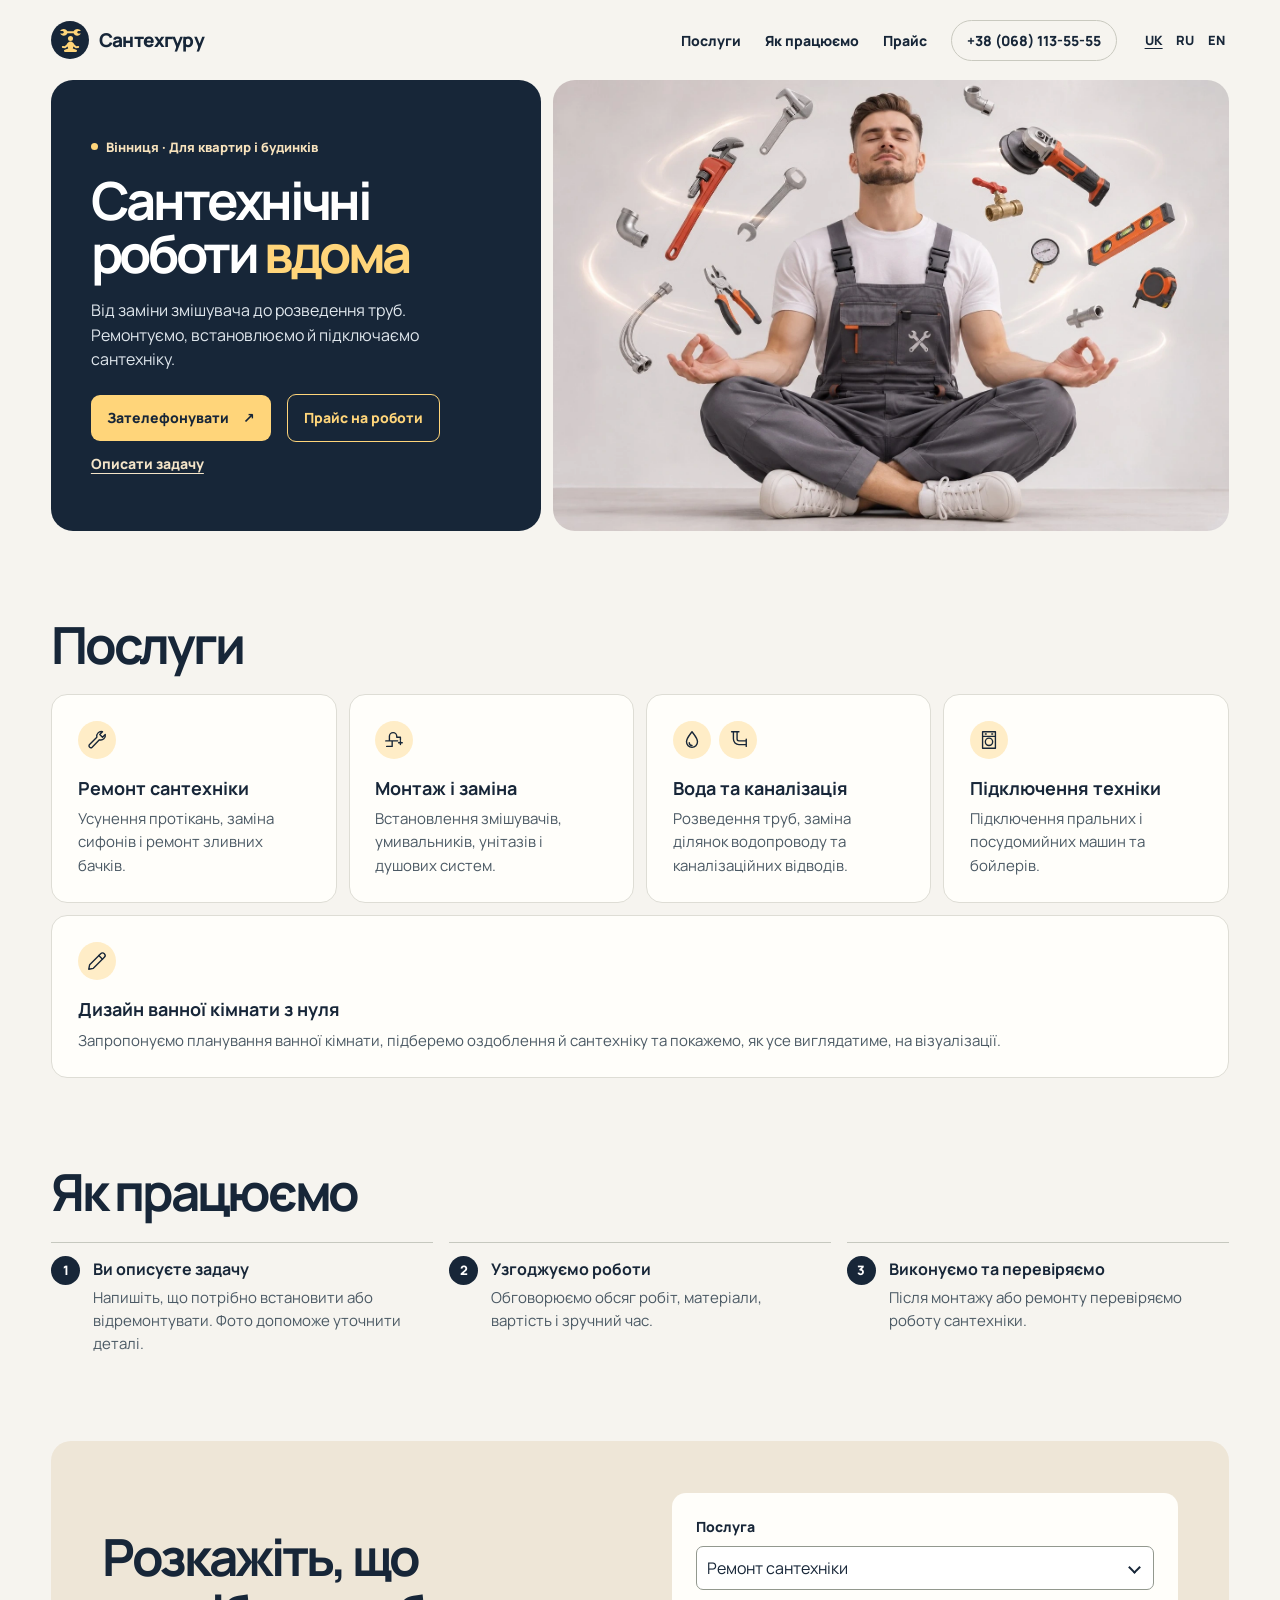
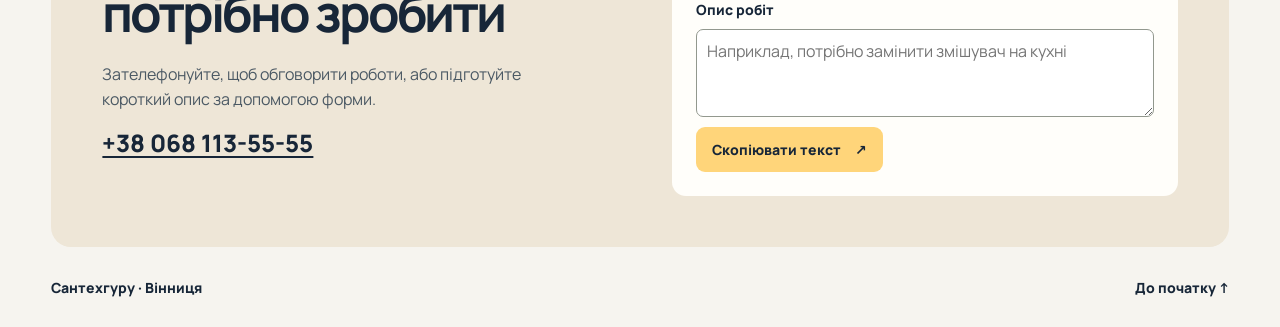
<file: index.html>
<!doctype html>
<html lang="uk">
<head>
<meta charset="utf-8">
<meta name="viewport" content="width=device-width, initial-scale=1">
<title>Сантехгуру — сантехнічні роботи</title>
<meta name="description" content="Сантехгуру — ремонт, монтаж і заміна сантехніки у Вінниці.">
<link rel="stylesheet" href="style.css">
<script src="app.js" defer></script>
</head>
<body>
<header class="wrap nav">
<a class="brand" href="#" aria-label="Сантехгуру, на початок"><span class="mark" aria-hidden="true"><svg width="27" height="27" viewBox="0 0 28 28" fill="currentColor" focusable="false"><path d="M7 2c1.8 0 3.2 1 3.8 2.5h6.4C17.8 3 19.2 2 21 2c1.7 0 3.1.9 3.8 2.2h-3l-1 1.3 1 1.3h3C24.1 8.1 22.7 9 21 9c-1.8 0-3.2-1-3.8-2.5h-6.4C10.2 8 8.8 9 7 9c-1.7 0-3.1-.9-3.8-2.2h3l1-1.3-1-1.3h-3C3.9 2.9 5.3 2 7 2Z"/><circle cx="14" cy="12" r="2.6"/><path d="M14 15c2 0 3 1.4 4 3.2l2 1.7 1.9-.2a1 1 0 1 1 .2 2l-2.7.3-2.4-1.7-.6 1.9 3.5 1.5c1.5.6 1 2.3-.5 2.3H8.6c-1.5 0-2-1.7-.5-2.3l3.5-1.5-.6-1.9L8.6 22l-2.7-.3a1 1 0 1 1 .2-2l1.9.2 2-1.7c1-1.8 2-3.2 4-3.2Z"/></svg></span> Сантехгуру</a>
<nav aria-label="Навігація"><a href="#services">Послуги</a><a href="#process">Як працюємо</a><a href="price.html">Прайс</a><a class="nav-button" href="tel:+380681135555">+38 (068) 113-55-55</a><span class="language-links" role="group" aria-label="Мова"><a href="index.html" hreflang="uk" lang="uk" aria-label="Українська" aria-current="page">UK</a><a href="ru/index.html" hreflang="ru" lang="ru" aria-label="Русский">RU</a><a href="en/index.html" hreflang="en" lang="en" aria-label="English">EN</a></span></nav>
</header>
<main class="wrap">
<section class="hero">
<div class="hero-copy">
<p class="eyebrow"><span aria-hidden="true"></span> Вінниця · Для квартир і будинків</p>
<h1>Сантехнічні роботи <em>вдома</em></h1>
<p class="intro">Від заміни змішувача до розведення труб. Ремонтуємо, встановлюємо й підключаємо сантехніку.</p>
<div class="actions"><a class="button" href="tel:+380681135555">Зателефонувати <span aria-hidden="true">↗</span></a><a class="button price-link" href="price.html">Прайс на роботи</a><a class="draft-link" href="#request">Описати задачу</a></div>
</div>
<div class="hero-image"><img src="hero-background-fixed.webp" width="1536" height="1024" alt="Майстер медитує в оточенні сантехнічних інструментів"><img class="floating-tool" src="hero-object-1.webp" alt="" width="145" height="170" style="left:30.013021%;top:0.976562%;width:9.440104%;--float-duration:5.0s;--float-delay:-0.00s"><img class="floating-tool" src="hero-object-2-fixed.webp" alt="" width="219" height="327" style="left:15.364583%;top:10.644531%;width:14.257812%;--float-duration:5.55s;--float-delay:-0.73s"><img class="floating-tool" src="hero-object-3-restored.webp" alt="" width="183" height="192" style="left:26.497396%;top:18.164062%;width:11.914062%;--float-duration:6.1s;--float-delay:-1.46s"><img class="floating-tool" src="hero-object-4.webp" alt="" width="97" height="109" style="left:8.528646%;top:27.539062%;width:6.315104%;--float-duration:6.65s;--float-delay:-2.19s"><img class="floating-tool" src="hero-object-5.webp" alt="" width="87" height="87" style="left:60.221354%;top:0.292969%;width:5.664062%;--float-duration:5.0s;--float-delay:-2.92s"><img class="floating-tool" src="hero-object-6.webp" alt="" width="279" height="208" style="left:65.234375%;top:8.789062%;width:18.164062%;--float-duration:5.55s;--float-delay:-3.65s"><img class="floating-tool" src="hero-object-7.webp" alt="" width="141" height="123" style="left:61.263021%;top:20.605469%;width:9.179688%;--float-duration:6.1s;--float-delay:-4.38s"><img class="floating-tool" src="hero-object-8.webp" alt="" width="90" height="119" style="left:69.791667%;top:34.375000%;width:5.859375%;--float-duration:6.65s;--float-delay:-0.11s"><img class="floating-tool" src="hero-object-9.webp" alt="" width="219" height="167" style="left:78.320312%;top:26.269531%;width:14.257812%;--float-duration:5.0s;--float-delay:-0.84s"><img class="floating-tool" src="hero-object-10.webp" alt="" width="122" height="116" style="left:85.026042%;top:40.625000%;width:7.942708%;--float-duration:5.55s;--float-delay:-1.57s"><img class="floating-tool" src="hero-object-11.webp" alt="" width="113" height="74" style="left:75.195312%;top:48.437500%;width:7.356771%;--float-duration:6.1s;--float-delay:-2.30s"><img class="floating-tool" src="hero-object-12.webp" alt="" width="151" height="180" style="left:21.679688%;top:40.039062%;width:9.830729%;--float-duration:6.65s;--float-delay:-3.03s"><img class="floating-tool" src="hero-object-13.webp" alt="" width="135" height="228" style="left:9.375000%;top:44.042969%;width:8.789062%;--float-duration:5.0s;--float-delay:-3.76s"></div>
</section>
<section id="services" class="services">
<h2>Послуги</h2>
<div class="cards">
<article><span aria-hidden="true"><svg width="22" height="22" viewBox="0 0 24 24" fill="none" stroke="currentColor" stroke-width="1.5" stroke-linecap="round" stroke-linejoin="round"><path d="M21 6a5 5 0 0 1-6.4 5.8l-7.9 8a2 2 0 0 1-2.8-2.9l7.9-7.9A5 5 0 0 1 18 3l-3 3 3 3z"/></svg></span><h3>Ремонт сантехніки</h3><p>Усунення протікань, заміна сифонів і ремонт зливних бачків.</p></article>
<article><span aria-hidden="true"><svg width="22" height="22" viewBox="0 0 24 24" fill="none" stroke="currentColor" stroke-width="1.5" stroke-linecap="round" stroke-linejoin="round"><path d="M3 13h13m-9 0V8a4 4 0 0 1 8 0v1h4v3m-9 1v6H4m13-4h4m-2-2v4"/></svg></span><h3>Монтаж і заміна</h3><p>Встановлення змішувачів, умивальників, унітазів і душових систем.</p></article>
<article><div class="service-icons" aria-hidden="true"><span aria-hidden="true"><svg width="22" height="22" viewBox="0 0 24 24" fill="none" stroke="currentColor" stroke-width="1.5" stroke-linecap="round" stroke-linejoin="round"><path d="M12 3c-3 4-6 7.1-6 11a6 6 0 0 0 12 0c0-3.9-3-7-6-11zM9 15a3 3 0 0 0 3 3"/></svg></span><span><svg width="22" height="22" viewBox="0 0 24 24" fill="none" stroke="currentColor" stroke-width="1.5" stroke-linecap="round" stroke-linejoin="round"><path d="M7 3v8a6 6 0 0 0 6 6h8m-10-14v8a2 2 0 0 0 2 2h8M5 3h8m8 8v8"/></svg></span></div><h3>Вода та каналізація</h3><p>Розведення труб, заміна ділянок водопроводу та каналізаційних відводів.</p></article>
<article><span aria-hidden="true"><svg width="22" height="22" viewBox="0 0 24 24" fill="none" stroke="currentColor" stroke-width="1.5" stroke-linecap="round" stroke-linejoin="round"><path d="M5 3h14v18H5zM5 8h14M8 5.5h1m6 0h1M16 14a4 4 0 1 1-8 0 4 4 0 0 1 8 0z"/></svg></span><h3>Підключення техніки</h3><p>Підключення пральних і посудомийних машин та бойлерів.</p></article>
<article class="design-service"><span aria-hidden="true"><svg width="22" height="22" viewBox="0 0 24 24" fill="none" stroke="currentColor" stroke-width="1.5" stroke-linecap="round" stroke-linejoin="round"><path d="m4 16-1 5 5-1L20 8a2.8 2.8 0 0 0-4-4L4 16Z"/><path d="m14 6 4 4"/></svg></span><h3>Дизайн ванної кімнати з нуля</h3><p>Запропонуємо планування ванної кімнати, підберемо оздоблення й сантехніку та покажемо, як усе виглядатиме, на візуалізації.</p></article>
</div>
</section>
<section id="process" class="process">
<h2>Як працюємо</h2>
<ol>
<li><strong>Ви описуєте задачу</strong><p>Напишіть, що потрібно встановити або відремонтувати. Фото допоможе уточнити деталі.</p></li>
<li><strong>Узгоджуємо роботи</strong><p>Обговорюємо обсяг робіт, матеріали, вартість і зручний час.</p></li>
<li><strong>Виконуємо та перевіряємо</strong><p>Після монтажу або ремонту перевіряємо роботу сантехніки.</p></li>
</ol>
</section>
<section id="request" class="request">
<div><h2>Розкажіть, що потрібно зробити</h2><p>Зателефонуйте, щоб обговорити роботи, або підготуйте короткий опис за допомогою форми.</p><a class="contact" href="tel:+380681135555">+38 068 113-55-55</a></div>
<form id="draft">
<label for="service">Послуга</label>
<select id="service"><option>Ремонт сантехніки</option><option>Монтаж і заміна</option><option>Вода та каналізація</option><option>Підключення техніки</option><option>Дизайн ванної кімнати з нуля</option><option>Інше</option></select>
<label for="details">Опис робіт</label>
<textarea id="details" required rows="3" maxlength="1500" placeholder="Наприклад, потрібно замінити змішувач на кухні"></textarea>
<button class="button" type="submit">Скопіювати текст <span aria-hidden="true">↗</span></button>
<p id="status" role="status"></p>
<textarea id="manual" rows="4" readonly aria-label="Готовий текст звернення" hidden></textarea>
</form>
</section>
</main>
<footer class="wrap">Сантехгуру · Вінниця <a href="#">До початку ↑</a></footer>
</body>
</html>
</file>
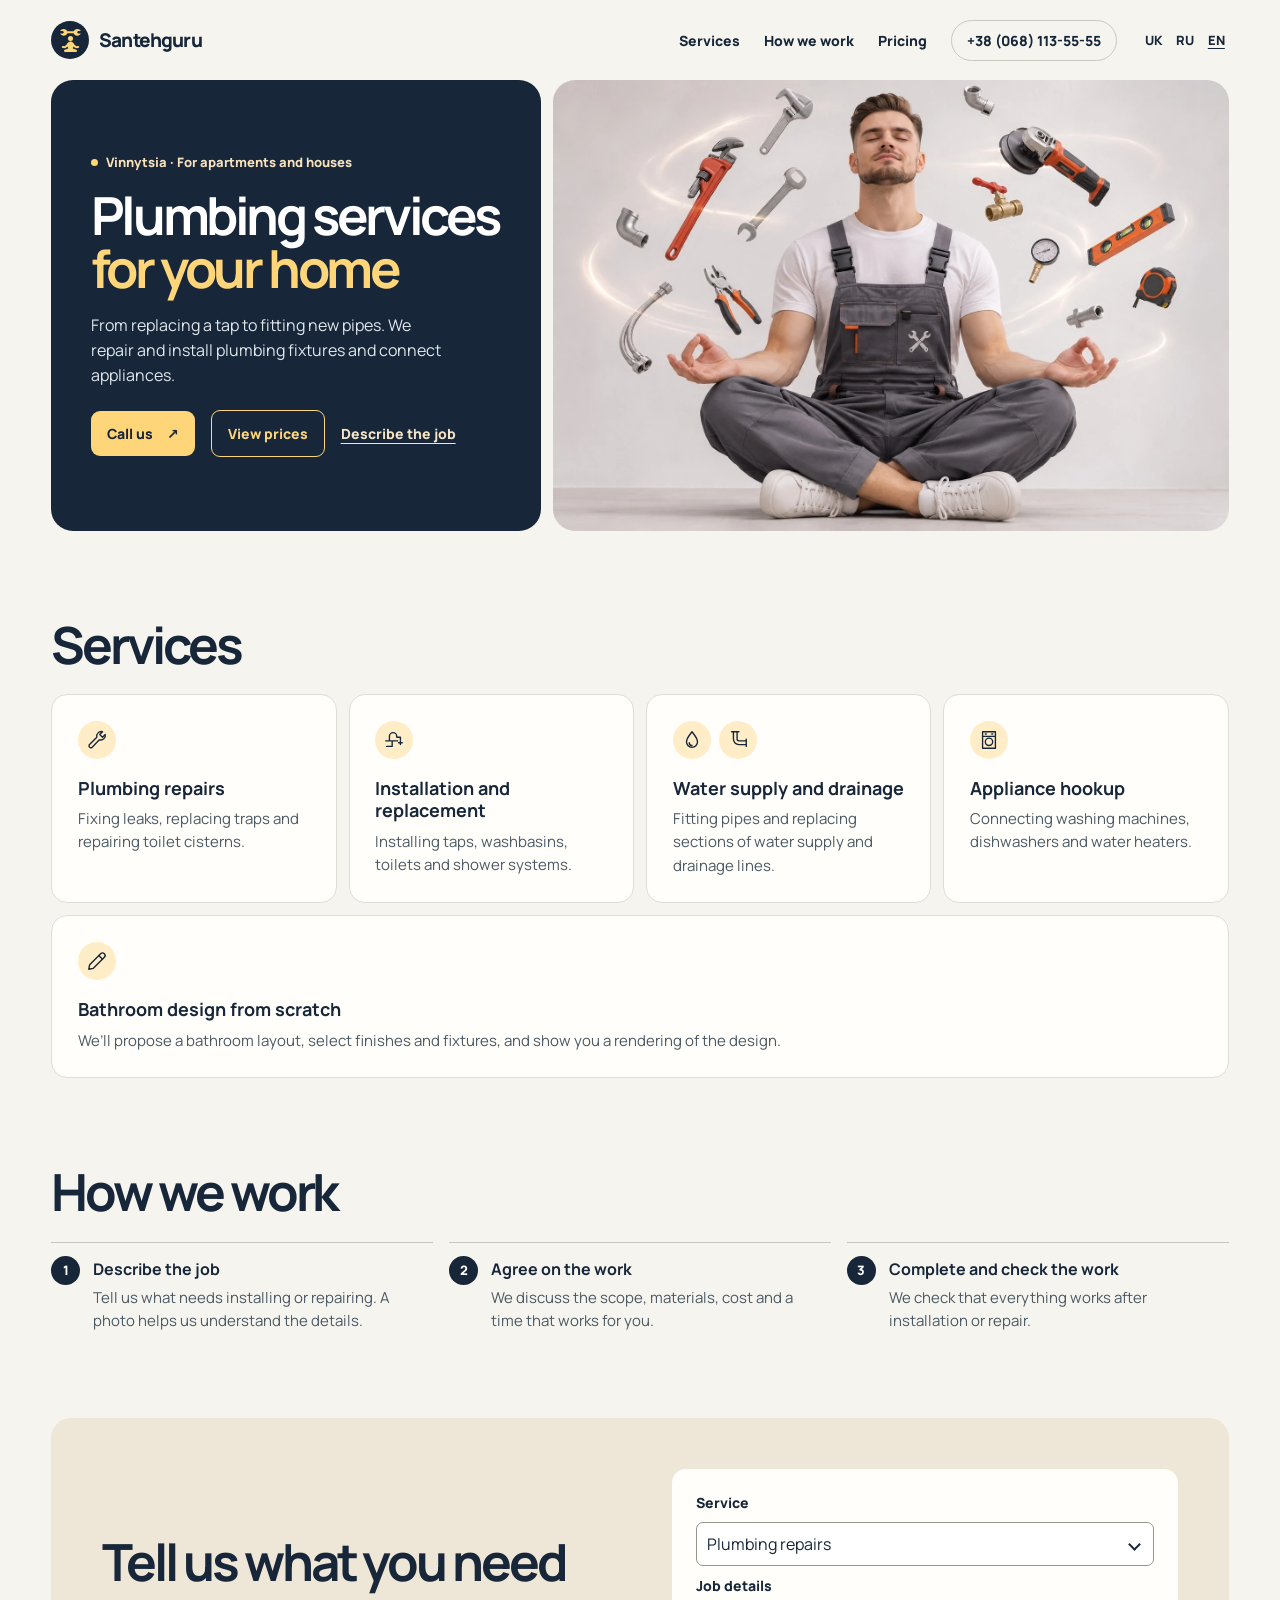
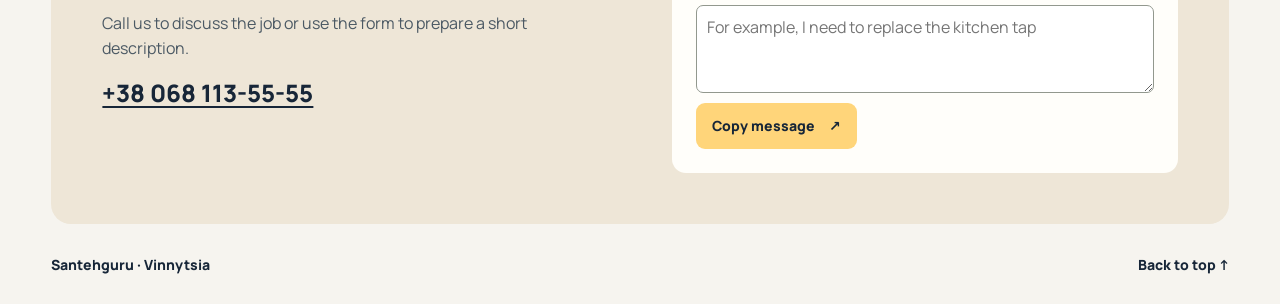
<file: en/index.html>
<!doctype html>
<html lang="en">
<head>
<meta charset="utf-8">
<meta name="viewport" content="width=device-width, initial-scale=1">
<title>Santehguru — Plumbing services</title>
<meta name="description" content="Santehguru — Plumbing repairs, installation and replacement in Vinnytsia.">
<link rel="stylesheet" href="../style.css">
<script src="../app.js" defer></script>
</head>
<body>
<header class="wrap nav">
<a class="brand" href="#" aria-label="Santehguru, back to top"><span class="mark" aria-hidden="true"><svg width="27" height="27" viewBox="0 0 28 28" fill="currentColor" focusable="false"><path d="M7 2c1.8 0 3.2 1 3.8 2.5h6.4C17.8 3 19.2 2 21 2c1.7 0 3.1.9 3.8 2.2h-3l-1 1.3 1 1.3h3C24.1 8.1 22.7 9 21 9c-1.8 0-3.2-1-3.8-2.5h-6.4C10.2 8 8.8 9 7 9c-1.7 0-3.1-.9-3.8-2.2h3l1-1.3-1-1.3h-3C3.9 2.9 5.3 2 7 2Z"/><circle cx="14" cy="12" r="2.6"/><path d="M14 15c2 0 3 1.4 4 3.2l2 1.7 1.9-.2a1 1 0 1 1 .2 2l-2.7.3-2.4-1.7-.6 1.9 3.5 1.5c1.5.6 1 2.3-.5 2.3H8.6c-1.5 0-2-1.7-.5-2.3l3.5-1.5-.6-1.9L8.6 22l-2.7-.3a1 1 0 1 1 .2-2l1.9.2 2-1.7c1-1.8 2-3.2 4-3.2Z"/></svg></span> Santehguru</a>
<nav aria-label="Navigation"><a href="#services">Services</a><a href="#process">How we work</a><a href="../en/price.html">Pricing</a><a class="nav-button" href="tel:+380681135555">+38 (068) 113-55-55</a><span class="language-links" role="group" aria-label="Language"><a href="../index.html" hreflang="uk" lang="uk" aria-label="Українська">UK</a><a href="../ru/index.html" hreflang="ru" lang="ru" aria-label="Русский">RU</a><a href="../en/index.html" hreflang="en" lang="en" aria-label="English" aria-current="page">EN</a></span></nav>
</header>
<main class="wrap">
<section class="hero">
<div class="hero-copy">
<p class="eyebrow"><span aria-hidden="true"></span> Vinnytsia · For apartments and houses</p>
<h1>Plumbing services <em>for your home</em></h1>
<p class="intro">From replacing a tap to fitting new pipes. We repair and install plumbing fixtures and connect appliances.</p>
<div class="actions"><a class="button" href="tel:+380681135555">Call us <span aria-hidden="true">↗</span></a><a class="button price-link" href="../en/price.html">View prices</a><a class="draft-link" href="#request">Describe the job</a></div>
</div>
<div class="hero-image"><img src="../hero-background-fixed.webp" width="1536" height="1024" alt="A plumber meditates surrounded by plumbing tools"><img class="floating-tool" src="../hero-object-1.webp" alt="" width="145" height="170" style="left:30.013021%;top:0.976562%;width:9.440104%;--float-duration:5.0s;--float-delay:-0.00s"><img class="floating-tool" src="../hero-object-2-fixed.webp" alt="" width="219" height="327" style="left:15.364583%;top:10.644531%;width:14.257812%;--float-duration:5.55s;--float-delay:-0.73s"><img class="floating-tool" src="../hero-object-3-restored.webp" alt="" width="183" height="192" style="left:26.497396%;top:18.164062%;width:11.914062%;--float-duration:6.1s;--float-delay:-1.46s"><img class="floating-tool" src="../hero-object-4.webp" alt="" width="97" height="109" style="left:8.528646%;top:27.539062%;width:6.315104%;--float-duration:6.65s;--float-delay:-2.19s"><img class="floating-tool" src="../hero-object-5.webp" alt="" width="87" height="87" style="left:60.221354%;top:0.292969%;width:5.664062%;--float-duration:5.0s;--float-delay:-2.92s"><img class="floating-tool" src="../hero-object-6.webp" alt="" width="279" height="208" style="left:65.234375%;top:8.789062%;width:18.164062%;--float-duration:5.55s;--float-delay:-3.65s"><img class="floating-tool" src="../hero-object-7.webp" alt="" width="141" height="123" style="left:61.263021%;top:20.605469%;width:9.179688%;--float-duration:6.1s;--float-delay:-4.38s"><img class="floating-tool" src="../hero-object-8.webp" alt="" width="90" height="119" style="left:69.791667%;top:34.375000%;width:5.859375%;--float-duration:6.65s;--float-delay:-0.11s"><img class="floating-tool" src="../hero-object-9.webp" alt="" width="219" height="167" style="left:78.320312%;top:26.269531%;width:14.257812%;--float-duration:5.0s;--float-delay:-0.84s"><img class="floating-tool" src="../hero-object-10.webp" alt="" width="122" height="116" style="left:85.026042%;top:40.625000%;width:7.942708%;--float-duration:5.55s;--float-delay:-1.57s"><img class="floating-tool" src="../hero-object-11.webp" alt="" width="113" height="74" style="left:75.195312%;top:48.437500%;width:7.356771%;--float-duration:6.1s;--float-delay:-2.30s"><img class="floating-tool" src="../hero-object-12.webp" alt="" width="151" height="180" style="left:21.679688%;top:40.039062%;width:9.830729%;--float-duration:6.65s;--float-delay:-3.03s"><img class="floating-tool" src="../hero-object-13.webp" alt="" width="135" height="228" style="left:9.375000%;top:44.042969%;width:8.789062%;--float-duration:5.0s;--float-delay:-3.76s"></div>
</section>
<section id="services" class="services">
<h2>Services</h2>
<div class="cards">
<article><span aria-hidden="true"><svg width="22" height="22" viewBox="0 0 24 24" fill="none" stroke="currentColor" stroke-width="1.5" stroke-linecap="round" stroke-linejoin="round"><path d="M21 6a5 5 0 0 1-6.4 5.8l-7.9 8a2 2 0 0 1-2.8-2.9l7.9-7.9A5 5 0 0 1 18 3l-3 3 3 3z"/></svg></span><h3>Plumbing repairs</h3><p>Fixing leaks, replacing traps and repairing toilet cisterns.</p></article>
<article><span aria-hidden="true"><svg width="22" height="22" viewBox="0 0 24 24" fill="none" stroke="currentColor" stroke-width="1.5" stroke-linecap="round" stroke-linejoin="round"><path d="M3 13h13m-9 0V8a4 4 0 0 1 8 0v1h4v3m-9 1v6H4m13-4h4m-2-2v4"/></svg></span><h3>Installation and replacement</h3><p>Installing taps, washbasins, toilets and shower systems.</p></article>
<article><div class="service-icons" aria-hidden="true"><span aria-hidden="true"><svg width="22" height="22" viewBox="0 0 24 24" fill="none" stroke="currentColor" stroke-width="1.5" stroke-linecap="round" stroke-linejoin="round"><path d="M12 3c-3 4-6 7.1-6 11a6 6 0 0 0 12 0c0-3.9-3-7-6-11zM9 15a3 3 0 0 0 3 3"/></svg></span><span><svg width="22" height="22" viewBox="0 0 24 24" fill="none" stroke="currentColor" stroke-width="1.5" stroke-linecap="round" stroke-linejoin="round"><path d="M7 3v8a6 6 0 0 0 6 6h8m-10-14v8a2 2 0 0 0 2 2h8M5 3h8m8 8v8"/></svg></span></div><h3>Water supply and drainage</h3><p>Fitting pipes and replacing sections of water supply and drainage lines.</p></article>
<article><span aria-hidden="true"><svg width="22" height="22" viewBox="0 0 24 24" fill="none" stroke="currentColor" stroke-width="1.5" stroke-linecap="round" stroke-linejoin="round"><path d="M5 3h14v18H5zM5 8h14M8 5.5h1m6 0h1M16 14a4 4 0 1 1-8 0 4 4 0 0 1 8 0z"/></svg></span><h3>Appliance hookup</h3><p>Connecting washing machines, dishwashers and water heaters.</p></article>
<article class="design-service"><span aria-hidden="true"><svg width="22" height="22" viewBox="0 0 24 24" fill="none" stroke="currentColor" stroke-width="1.5" stroke-linecap="round" stroke-linejoin="round"><path d="m4 16-1 5 5-1L20 8a2.8 2.8 0 0 0-4-4L4 16Z"/><path d="m14 6 4 4"/></svg></span><h3>Bathroom design from scratch</h3><p>We’ll propose a bathroom layout, select finishes and fixtures, and show you a rendering of the design.</p></article>
</div>
</section>
<section id="process" class="process">
<h2>How we work</h2>
<ol>
<li><strong>Describe the job</strong><p>Tell us what needs installing or repairing. A photo helps us understand the details.</p></li>
<li><strong>Agree on the work</strong><p>We discuss the scope, materials, cost and a time that works for you.</p></li>
<li><strong>Complete and check the work</strong><p>We check that everything works after installation or repair.</p></li>
</ol>
</section>
<section id="request" class="request">
<div><h2>Tell us what you need</h2><p>Call us to discuss the job or use the form to prepare a short description.</p><a class="contact" href="tel:+380681135555">+38 068 113-55-55</a></div>
<form id="draft">
<label for="service">Service</label>
<select id="service"><option>Plumbing repairs</option><option>Installation and replacement</option><option>Water supply and drainage</option><option>Appliance hookup</option><option>Bathroom design from scratch</option><option>Other</option></select>
<label for="details">Job details</label>
<textarea id="details" required rows="3" maxlength="1500" placeholder="For example, I need to replace the kitchen tap"></textarea>
<button class="button" type="submit">Copy message <span aria-hidden="true">↗</span></button>
<p id="status" role="status"></p>
<textarea id="manual" rows="4" readonly aria-label="Prepared message" hidden></textarea>
</form>
</section>
</main>
<footer class="wrap">Santehguru · Vinnytsia <a href="#">Back to top ↑</a></footer>
</body>
</html>
</file>
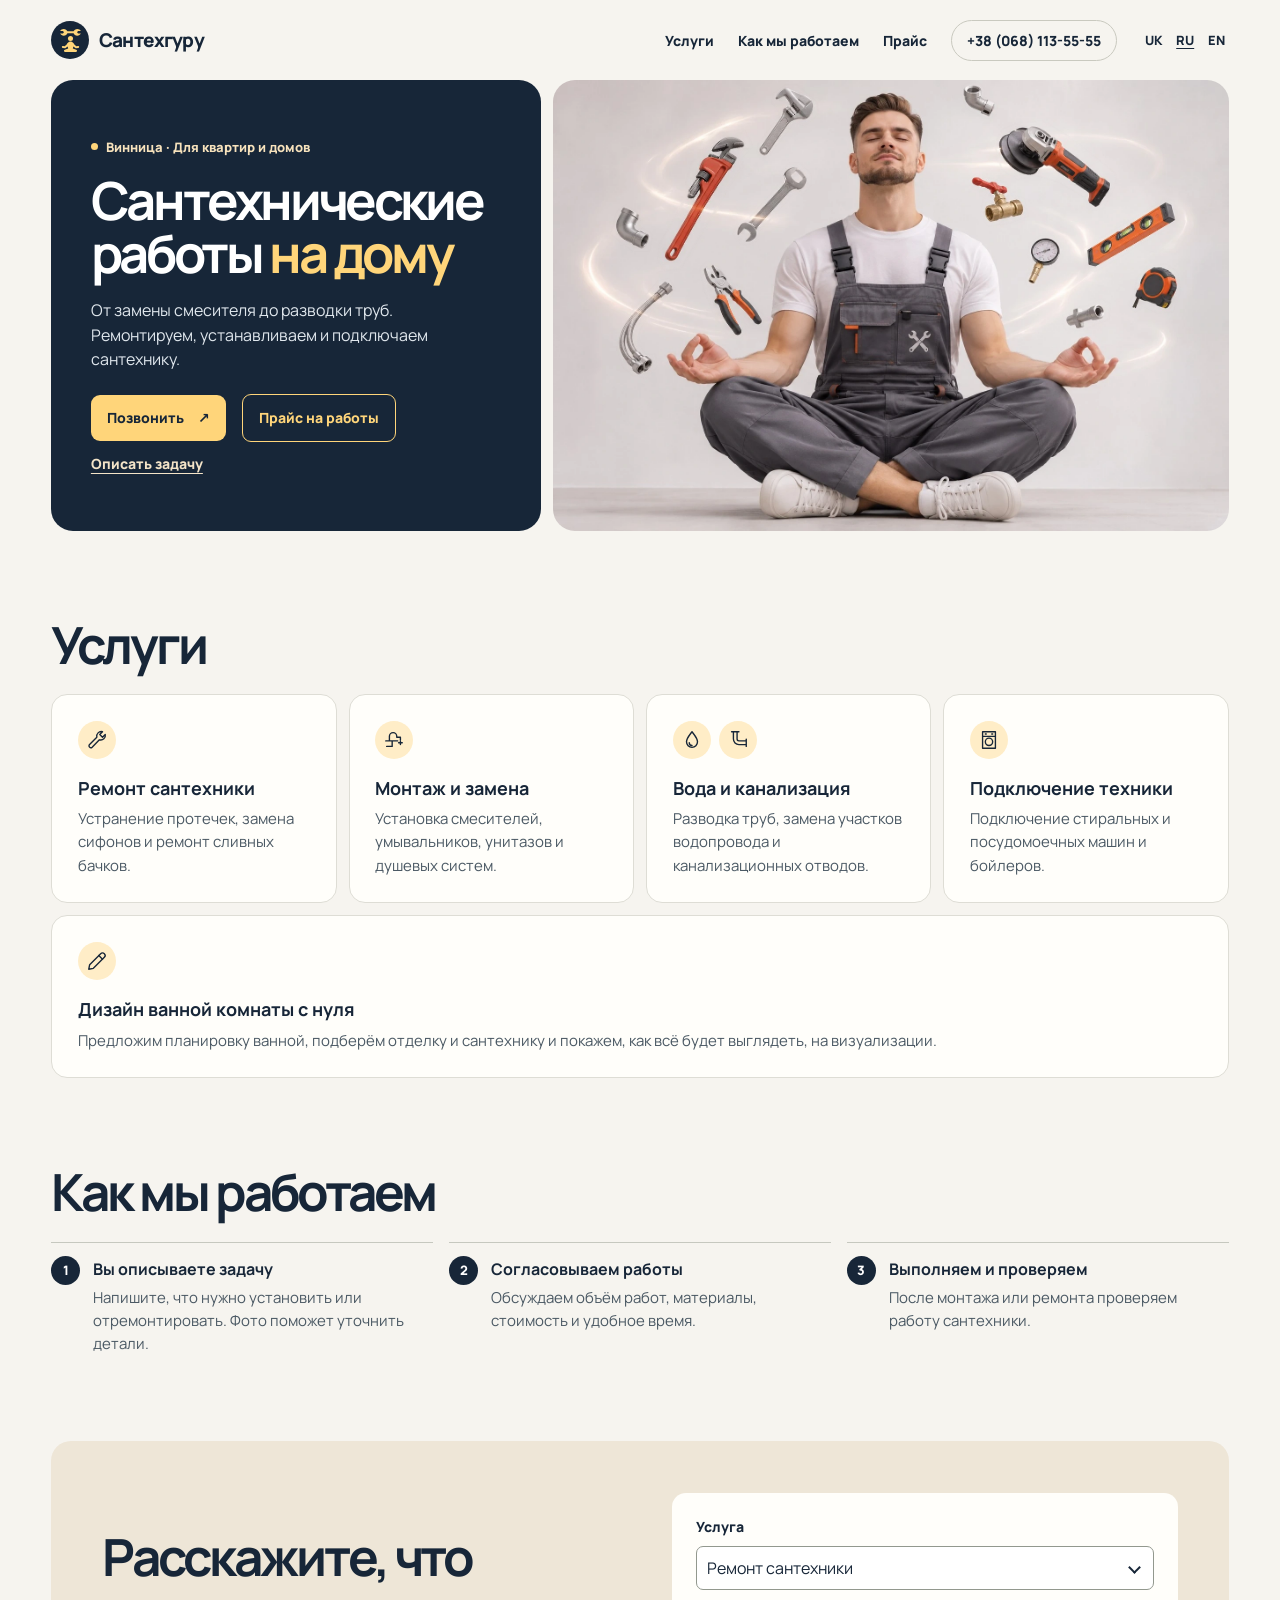
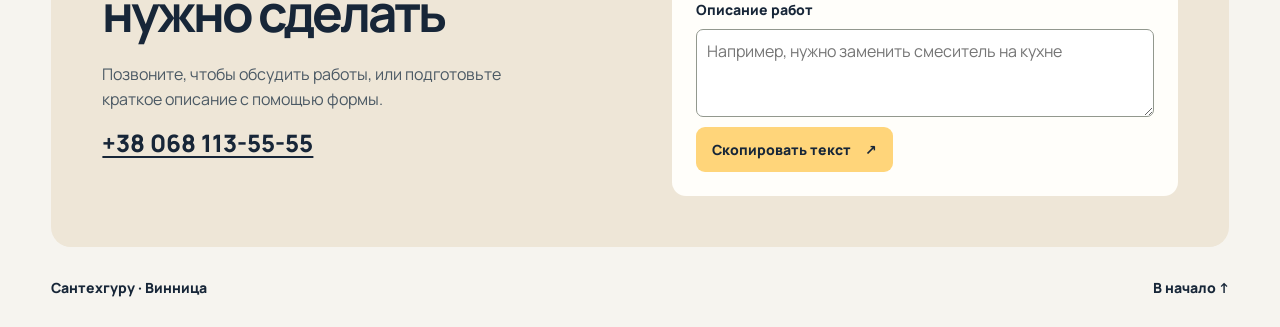
<file: ru/index.html>
<!doctype html>
<html lang="ru">
<head>
<meta charset="utf-8">
<meta name="viewport" content="width=device-width, initial-scale=1">
<title>Сантехгуру — сантехнические работы</title>
<meta name="description" content="Сантехгуру — ремонт, монтаж и замена сантехники в Виннице.">
<link rel="stylesheet" href="../style.css">
<script src="../app.js" defer></script>
</head>
<body>
<header class="wrap nav">
<a class="brand" href="#" aria-label="Сантехгуру, в начало"><span class="mark" aria-hidden="true"><svg width="27" height="27" viewBox="0 0 28 28" fill="currentColor" focusable="false"><path d="M7 2c1.8 0 3.2 1 3.8 2.5h6.4C17.8 3 19.2 2 21 2c1.7 0 3.1.9 3.8 2.2h-3l-1 1.3 1 1.3h3C24.1 8.1 22.7 9 21 9c-1.8 0-3.2-1-3.8-2.5h-6.4C10.2 8 8.8 9 7 9c-1.7 0-3.1-.9-3.8-2.2h3l1-1.3-1-1.3h-3C3.9 2.9 5.3 2 7 2Z"/><circle cx="14" cy="12" r="2.6"/><path d="M14 15c2 0 3 1.4 4 3.2l2 1.7 1.9-.2a1 1 0 1 1 .2 2l-2.7.3-2.4-1.7-.6 1.9 3.5 1.5c1.5.6 1 2.3-.5 2.3H8.6c-1.5 0-2-1.7-.5-2.3l3.5-1.5-.6-1.9L8.6 22l-2.7-.3a1 1 0 1 1 .2-2l1.9.2 2-1.7c1-1.8 2-3.2 4-3.2Z"/></svg></span> Сантехгуру</a>
<nav aria-label="Навигация"><a href="#services">Услуги</a><a href="#process">Как мы работаем</a><a href="../ru/price.html">Прайс</a><a class="nav-button" href="tel:+380681135555">+38 (068) 113-55-55</a><span class="language-links" role="group" aria-label="Язык"><a href="../index.html" hreflang="uk" lang="uk" aria-label="Українська">UK</a><a href="../ru/index.html" hreflang="ru" lang="ru" aria-label="Русский" aria-current="page">RU</a><a href="../en/index.html" hreflang="en" lang="en" aria-label="English">EN</a></span></nav>
</header>
<main class="wrap">
<section class="hero">
<div class="hero-copy">
<p class="eyebrow"><span aria-hidden="true"></span> Винница · Для квартир и домов</p>
<h1>Сантехнические работы <em>на дому</em></h1>
<p class="intro">От замены смесителя до разводки труб. Ремонтируем, устанавливаем и подключаем сантехнику.</p>
<div class="actions"><a class="button" href="tel:+380681135555">Позвонить <span aria-hidden="true">↗</span></a><a class="button price-link" href="../ru/price.html">Прайс на работы</a><a class="draft-link" href="#request">Описать задачу</a></div>
</div>
<div class="hero-image"><img src="../hero-background-fixed.webp" width="1536" height="1024" alt="Мастер медитирует в окружении сантехнических инструментов"><img class="floating-tool" src="../hero-object-1.webp" alt="" width="145" height="170" style="left:30.013021%;top:0.976562%;width:9.440104%;--float-duration:5.0s;--float-delay:-0.00s"><img class="floating-tool" src="../hero-object-2-fixed.webp" alt="" width="219" height="327" style="left:15.364583%;top:10.644531%;width:14.257812%;--float-duration:5.55s;--float-delay:-0.73s"><img class="floating-tool" src="../hero-object-3-restored.webp" alt="" width="183" height="192" style="left:26.497396%;top:18.164062%;width:11.914062%;--float-duration:6.1s;--float-delay:-1.46s"><img class="floating-tool" src="../hero-object-4.webp" alt="" width="97" height="109" style="left:8.528646%;top:27.539062%;width:6.315104%;--float-duration:6.65s;--float-delay:-2.19s"><img class="floating-tool" src="../hero-object-5.webp" alt="" width="87" height="87" style="left:60.221354%;top:0.292969%;width:5.664062%;--float-duration:5.0s;--float-delay:-2.92s"><img class="floating-tool" src="../hero-object-6.webp" alt="" width="279" height="208" style="left:65.234375%;top:8.789062%;width:18.164062%;--float-duration:5.55s;--float-delay:-3.65s"><img class="floating-tool" src="../hero-object-7.webp" alt="" width="141" height="123" style="left:61.263021%;top:20.605469%;width:9.179688%;--float-duration:6.1s;--float-delay:-4.38s"><img class="floating-tool" src="../hero-object-8.webp" alt="" width="90" height="119" style="left:69.791667%;top:34.375000%;width:5.859375%;--float-duration:6.65s;--float-delay:-0.11s"><img class="floating-tool" src="../hero-object-9.webp" alt="" width="219" height="167" style="left:78.320312%;top:26.269531%;width:14.257812%;--float-duration:5.0s;--float-delay:-0.84s"><img class="floating-tool" src="../hero-object-10.webp" alt="" width="122" height="116" style="left:85.026042%;top:40.625000%;width:7.942708%;--float-duration:5.55s;--float-delay:-1.57s"><img class="floating-tool" src="../hero-object-11.webp" alt="" width="113" height="74" style="left:75.195312%;top:48.437500%;width:7.356771%;--float-duration:6.1s;--float-delay:-2.30s"><img class="floating-tool" src="../hero-object-12.webp" alt="" width="151" height="180" style="left:21.679688%;top:40.039062%;width:9.830729%;--float-duration:6.65s;--float-delay:-3.03s"><img class="floating-tool" src="../hero-object-13.webp" alt="" width="135" height="228" style="left:9.375000%;top:44.042969%;width:8.789062%;--float-duration:5.0s;--float-delay:-3.76s"></div>
</section>
<section id="services" class="services">
<h2>Услуги</h2>
<div class="cards">
<article><span aria-hidden="true"><svg width="22" height="22" viewBox="0 0 24 24" fill="none" stroke="currentColor" stroke-width="1.5" stroke-linecap="round" stroke-linejoin="round"><path d="M21 6a5 5 0 0 1-6.4 5.8l-7.9 8a2 2 0 0 1-2.8-2.9l7.9-7.9A5 5 0 0 1 18 3l-3 3 3 3z"/></svg></span><h3>Ремонт сантехники</h3><p>Устранение протечек, замена сифонов и ремонт сливных бачков.</p></article>
<article><span aria-hidden="true"><svg width="22" height="22" viewBox="0 0 24 24" fill="none" stroke="currentColor" stroke-width="1.5" stroke-linecap="round" stroke-linejoin="round"><path d="M3 13h13m-9 0V8a4 4 0 0 1 8 0v1h4v3m-9 1v6H4m13-4h4m-2-2v4"/></svg></span><h3>Монтаж и замена</h3><p>Установка смесителей, умывальников, унитазов и душевых систем.</p></article>
<article><div class="service-icons" aria-hidden="true"><span aria-hidden="true"><svg width="22" height="22" viewBox="0 0 24 24" fill="none" stroke="currentColor" stroke-width="1.5" stroke-linecap="round" stroke-linejoin="round"><path d="M12 3c-3 4-6 7.1-6 11a6 6 0 0 0 12 0c0-3.9-3-7-6-11zM9 15a3 3 0 0 0 3 3"/></svg></span><span><svg width="22" height="22" viewBox="0 0 24 24" fill="none" stroke="currentColor" stroke-width="1.5" stroke-linecap="round" stroke-linejoin="round"><path d="M7 3v8a6 6 0 0 0 6 6h8m-10-14v8a2 2 0 0 0 2 2h8M5 3h8m8 8v8"/></svg></span></div><h3>Вода и канализация</h3><p>Разводка труб, замена участков водопровода и канализационных отводов.</p></article>
<article><span aria-hidden="true"><svg width="22" height="22" viewBox="0 0 24 24" fill="none" stroke="currentColor" stroke-width="1.5" stroke-linecap="round" stroke-linejoin="round"><path d="M5 3h14v18H5zM5 8h14M8 5.5h1m6 0h1M16 14a4 4 0 1 1-8 0 4 4 0 0 1 8 0z"/></svg></span><h3>Подключение техники</h3><p>Подключение стиральных и посудомоечных машин и бойлеров.</p></article>
<article class="design-service"><span aria-hidden="true"><svg width="22" height="22" viewBox="0 0 24 24" fill="none" stroke="currentColor" stroke-width="1.5" stroke-linecap="round" stroke-linejoin="round"><path d="m4 16-1 5 5-1L20 8a2.8 2.8 0 0 0-4-4L4 16Z"/><path d="m14 6 4 4"/></svg></span><h3>Дизайн ванной комнаты с нуля</h3><p>Предложим планировку ванной, подберём отделку и сантехнику и покажем, как всё будет выглядеть, на визуализации.</p></article>
</div>
</section>
<section id="process" class="process">
<h2>Как мы работаем</h2>
<ol>
<li><strong>Вы описываете задачу</strong><p>Напишите, что нужно установить или отремонтировать. Фото поможет уточнить детали.</p></li>
<li><strong>Согласовываем работы</strong><p>Обсуждаем объём работ, материалы, стоимость и удобное время.</p></li>
<li><strong>Выполняем и проверяем</strong><p>После монтажа или ремонта проверяем работу сантехники.</p></li>
</ol>
</section>
<section id="request" class="request">
<div><h2>Расскажите, что нужно сделать</h2><p>Позвоните, чтобы обсудить работы, или подготовьте краткое описание с помощью формы.</p><a class="contact" href="tel:+380681135555">+38 068 113-55-55</a></div>
<form id="draft">
<label for="service">Услуга</label>
<select id="service"><option>Ремонт сантехники</option><option>Монтаж и замена</option><option>Вода и канализация</option><option>Подключение техники</option><option>Дизайн ванной комнаты с нуля</option><option>Другое</option></select>
<label for="details">Описание работ</label>
<textarea id="details" required rows="3" maxlength="1500" placeholder="Например, нужно заменить смеситель на кухне"></textarea>
<button class="button" type="submit">Скопировать текст <span aria-hidden="true">↗</span></button>
<p id="status" role="status"></p>
<textarea id="manual" rows="4" readonly aria-label="Готовый текст обращения" hidden></textarea>
</form>
</section>
</main>
<footer class="wrap">Сантехгуру · Винница <a href="#">В начало ↑</a></footer>
</body>
</html>
</file>
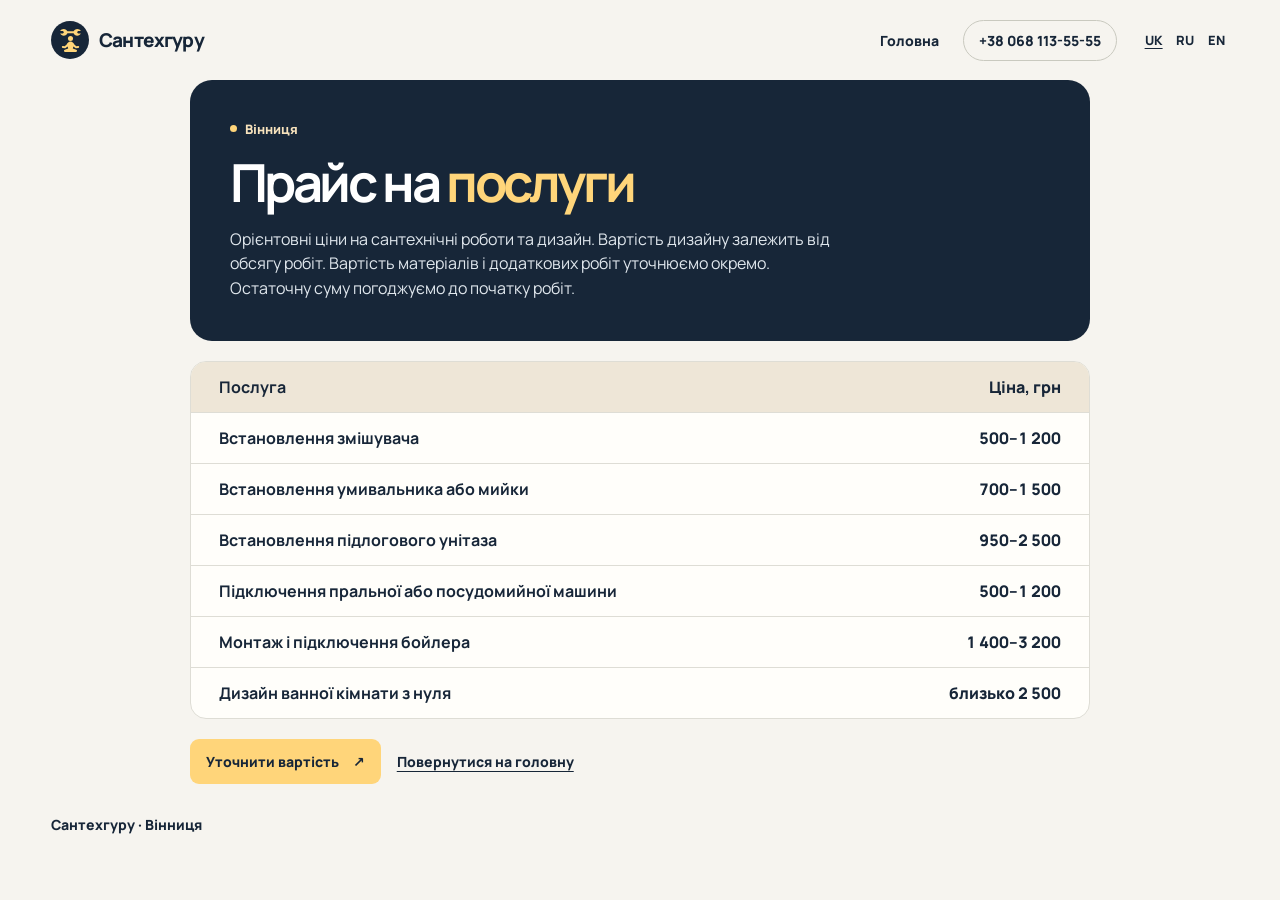
<file: price.html>
<!doctype html>
<html lang="uk">
<head>
<meta charset="utf-8">
<meta name="viewport" content="width=device-width, initial-scale=1">
<title>Прайс на послуги у Вінниці — Сантехгуру</title>
<meta name="description" content="Орієнтовні ціни на сантехнічні роботи та дизайн ванної кімнати у Вінниці.">
<link rel="stylesheet" href="style.css">
</head>
<body>
<header class="wrap nav">
  <a class="brand" href="index.html" aria-label="Сантехгуру, головна"><span class="mark" aria-hidden="true"><svg width="27" height="27" viewBox="0 0 28 28" fill="currentColor" focusable="false"><path d="M7 2c1.8 0 3.2 1 3.8 2.5h6.4C17.8 3 19.2 2 21 2c1.7 0 3.1.9 3.8 2.2h-3l-1 1.3 1 1.3h3C24.1 8.1 22.7 9 21 9c-1.8 0-3.2-1-3.8-2.5h-6.4C10.2 8 8.8 9 7 9c-1.7 0-3.1-.9-3.8-2.2h3l1-1.3-1-1.3h-3C3.9 2.9 5.3 2 7 2Z"/><circle cx="14" cy="12" r="2.6"/><path d="M14 15c2 0 3 1.4 4 3.2l2 1.7 1.9-.2a1 1 0 1 1 .2 2l-2.7.3-2.4-1.7-.6 1.9 3.5 1.5c1.5.6 1 2.3-.5 2.3H8.6c-1.5 0-2-1.7-.5-2.3l3.5-1.5-.6-1.9L8.6 22l-2.7-.3a1 1 0 1 1 .2-2l1.9.2 2-1.7c1-1.8 2-3.2 4-3.2Z"/></svg></span> Сантехгуру</a>
  <nav aria-label="Навігація"><a href="index.html">Головна</a><a class="nav-button" href="tel:+380681135555">+38 068 113-55-55</a><span class="language-links" role="group" aria-label="Мова"><a href="price.html" hreflang="uk" lang="uk" aria-label="Українська" aria-current="page">UK</a><a href="ru/price.html" hreflang="ru" lang="ru" aria-label="Русский">RU</a><a href="en/price.html" hreflang="en" lang="en" aria-label="English">EN</a></span></nav>
</header>
<main class="wrap price-page">
  <div class="hero-copy price-heading">
    <p class="eyebrow"><span aria-hidden="true"></span> Вінниця</p>
    <h1>Прайс на <em>послуги</em></h1>
    <p class="intro" id="price-note">Орієнтовні ціни на сантехнічні роботи та дизайн. Вартість дизайну залежить від обсягу робіт. Вартість матеріалів і додаткових робіт уточнюємо окремо. Остаточну суму погоджуємо до початку робіт.</p>
  </div>
  <div class="price-table">
    <table aria-label="Прайс на послуги" aria-describedby="price-note">
      <thead><tr><th scope="col">Послуга</th><th scope="col">Ціна, грн</th></tr></thead>
      <tbody>
        <tr><th scope="row">Встановлення змішувача</th><td>500–1 200</td></tr>
        <tr><th scope="row">Встановлення умивальника або мийки</th><td>700–1 500</td></tr>
        <tr><th scope="row">Встановлення підлогового унітаза</th><td>950–2 500</td></tr>
        <tr><th scope="row">Підключення пральної або посудомийної машини</th><td>500–1 200</td></tr>
        <tr><th scope="row">Монтаж і підключення бойлера</th><td>1 400–3 200</td></tr>
        <tr><th scope="row">Дизайн ванної кімнати з нуля</th><td>близько 2 500</td></tr>
      </tbody>
    </table>
  </div>
  <div class="actions">
    <a class="button" href="tel:+380681135555">Уточнити вартість <span aria-hidden="true">↗</span></a>
    <a class="contact price-back" href="index.html">Повернутися на головну</a>
  </div>
</main>
<footer class="wrap">Сантехгуру · Вінниця</footer>
</body>
</html>
</file>
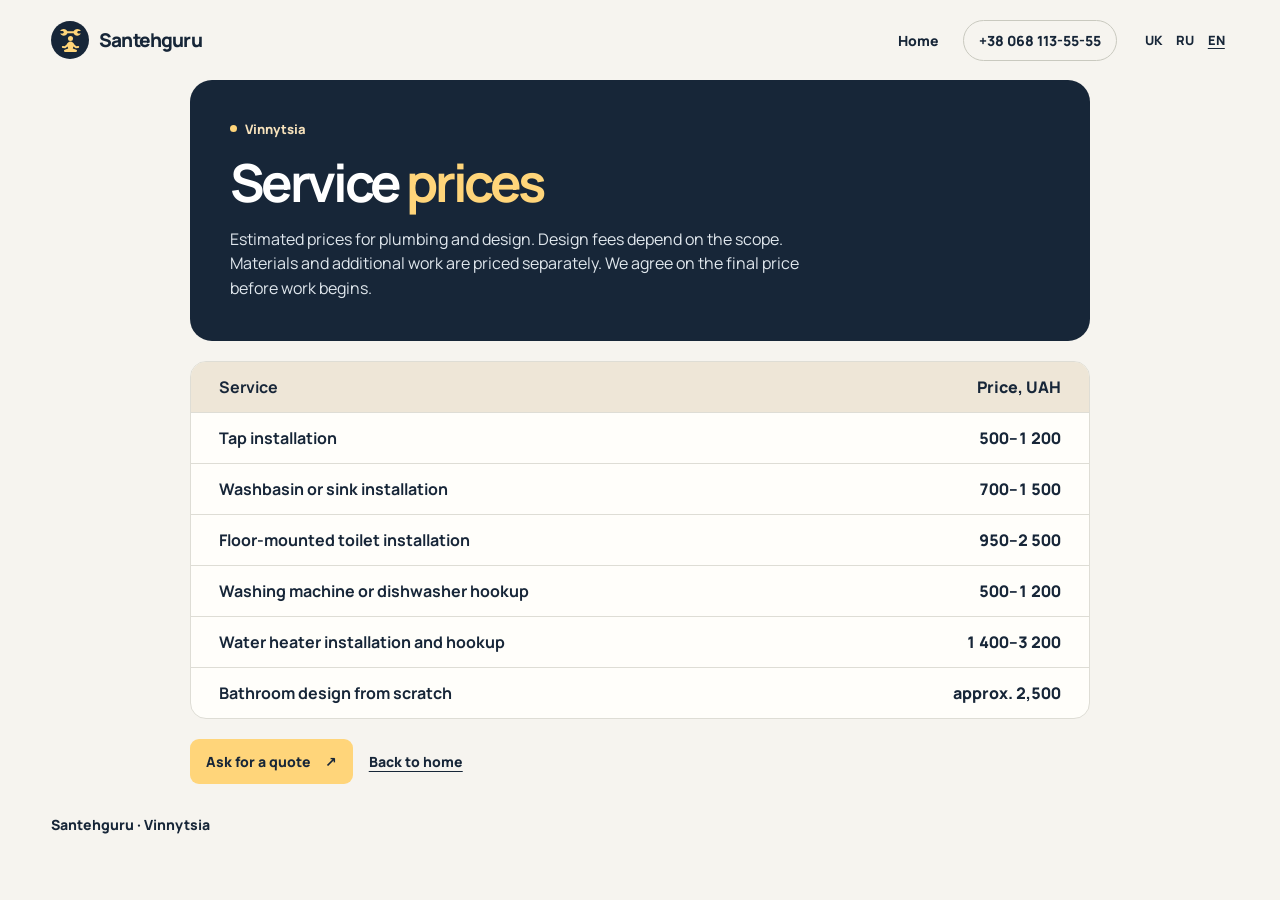
<file: en/price.html>
<!doctype html>
<html lang="en">
<head>
<meta charset="utf-8">
<meta name="viewport" content="width=device-width, initial-scale=1">
<title>Service prices in Vinnytsia — Santehguru</title>
<meta name="description" content="Estimated prices for plumbing services and bathroom design in Vinnytsia.">
<link rel="stylesheet" href="../style.css">
</head>
<body>
<header class="wrap nav">
  <a class="brand" href="../en/index.html" aria-label="Santehguru, home"><span class="mark" aria-hidden="true"><svg width="27" height="27" viewBox="0 0 28 28" fill="currentColor" focusable="false"><path d="M7 2c1.8 0 3.2 1 3.8 2.5h6.4C17.8 3 19.2 2 21 2c1.7 0 3.1.9 3.8 2.2h-3l-1 1.3 1 1.3h3C24.1 8.1 22.7 9 21 9c-1.8 0-3.2-1-3.8-2.5h-6.4C10.2 8 8.8 9 7 9c-1.7 0-3.1-.9-3.8-2.2h3l1-1.3-1-1.3h-3C3.9 2.9 5.3 2 7 2Z"/><circle cx="14" cy="12" r="2.6"/><path d="M14 15c2 0 3 1.4 4 3.2l2 1.7 1.9-.2a1 1 0 1 1 .2 2l-2.7.3-2.4-1.7-.6 1.9 3.5 1.5c1.5.6 1 2.3-.5 2.3H8.6c-1.5 0-2-1.7-.5-2.3l3.5-1.5-.6-1.9L8.6 22l-2.7-.3a1 1 0 1 1 .2-2l1.9.2 2-1.7c1-1.8 2-3.2 4-3.2Z"/></svg></span> Santehguru</a>
  <nav aria-label="Navigation"><a href="../en/index.html">Home</a><a class="nav-button" href="tel:+380681135555">+38 068 113-55-55</a><span class="language-links" role="group" aria-label="Language"><a href="../price.html" hreflang="uk" lang="uk" aria-label="Українська">UK</a><a href="../ru/price.html" hreflang="ru" lang="ru" aria-label="Русский">RU</a><a href="../en/price.html" hreflang="en" lang="en" aria-label="English" aria-current="page">EN</a></span></nav>
</header>
<main class="wrap price-page">
  <div class="hero-copy price-heading">
    <p class="eyebrow"><span aria-hidden="true"></span> Vinnytsia</p>
    <h1>Service <em>prices</em></h1>
    <p class="intro" id="price-note">Estimated prices for plumbing and design. Design fees depend on the scope. Materials and additional work are priced separately. We agree on the final price before work begins.</p>
  </div>
  <div class="price-table">
    <table aria-label="Service prices" aria-describedby="price-note">
      <thead><tr><th scope="col">Service</th><th scope="col">Price, UAH</th></tr></thead>
      <tbody>
        <tr><th scope="row">Tap installation</th><td>500–1 200</td></tr>
        <tr><th scope="row">Washbasin or sink installation</th><td>700–1 500</td></tr>
        <tr><th scope="row">Floor-mounted toilet installation</th><td>950–2 500</td></tr>
        <tr><th scope="row">Washing machine or dishwasher hookup</th><td>500–1 200</td></tr>
        <tr><th scope="row">Water heater installation and hookup</th><td>1 400–3 200</td></tr>
        <tr><th scope="row">Bathroom design from scratch</th><td>approx. 2,500</td></tr>
      </tbody>
    </table>
  </div>
  <div class="actions">
    <a class="button" href="tel:+380681135555">Ask for a quote <span aria-hidden="true">↗</span></a>
    <a class="contact price-back" href="../en/index.html">Back to home</a>
  </div>
</main>
<footer class="wrap">Santehguru · Vinnytsia</footer>
</body>
</html>
</file>
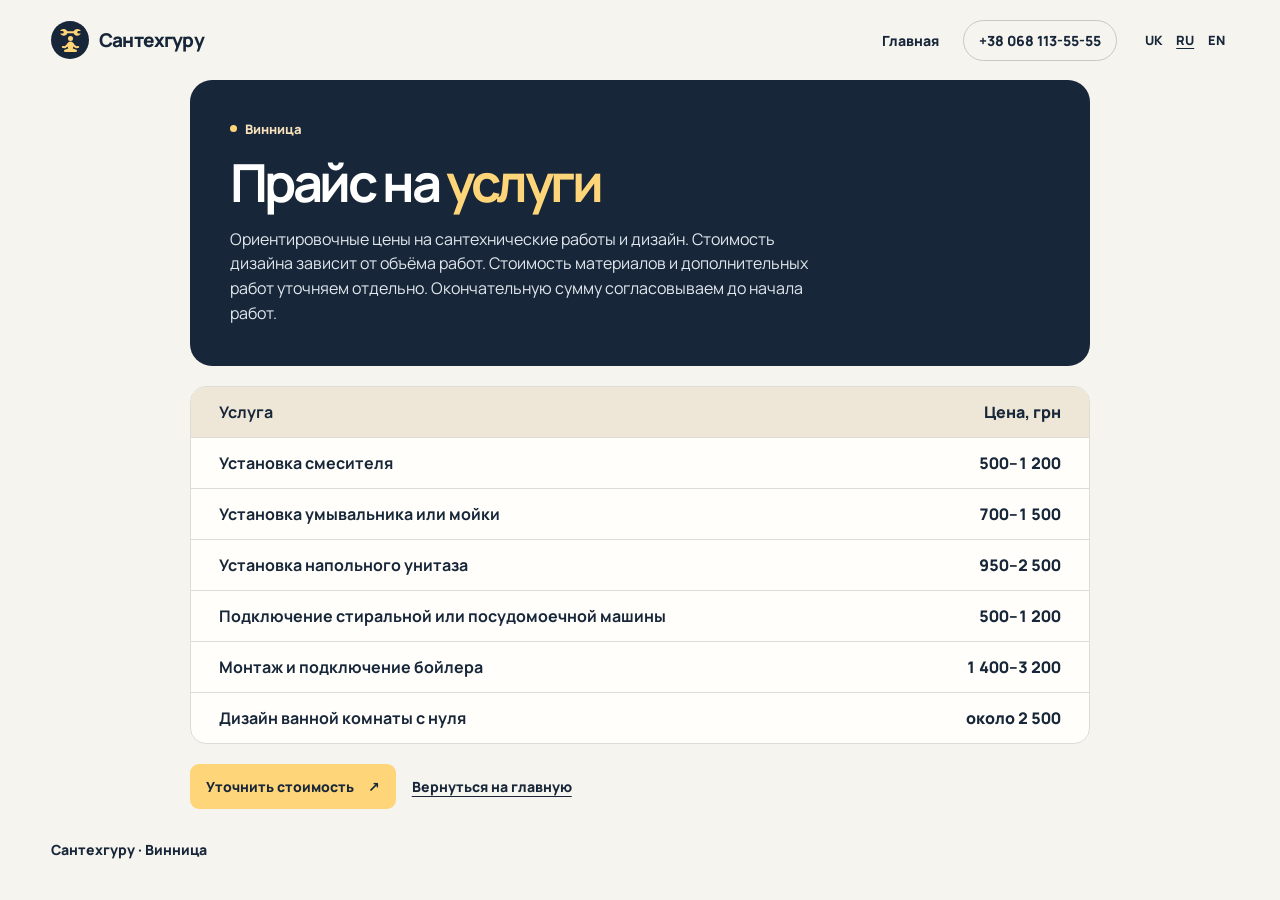
<file: ru/price.html>
<!doctype html>
<html lang="ru">
<head>
<meta charset="utf-8">
<meta name="viewport" content="width=device-width, initial-scale=1">
<title>Прайс на услуги в Виннице — Сантехгуру</title>
<meta name="description" content="Ориентировочные цены на сантехнические работы и дизайн ванной комнаты в Виннице.">
<link rel="stylesheet" href="../style.css">
</head>
<body>
<header class="wrap nav">
  <a class="brand" href="../ru/index.html" aria-label="Сантехгуру, главная"><span class="mark" aria-hidden="true"><svg width="27" height="27" viewBox="0 0 28 28" fill="currentColor" focusable="false"><path d="M7 2c1.8 0 3.2 1 3.8 2.5h6.4C17.8 3 19.2 2 21 2c1.7 0 3.1.9 3.8 2.2h-3l-1 1.3 1 1.3h3C24.1 8.1 22.7 9 21 9c-1.8 0-3.2-1-3.8-2.5h-6.4C10.2 8 8.8 9 7 9c-1.7 0-3.1-.9-3.8-2.2h3l1-1.3-1-1.3h-3C3.9 2.9 5.3 2 7 2Z"/><circle cx="14" cy="12" r="2.6"/><path d="M14 15c2 0 3 1.4 4 3.2l2 1.7 1.9-.2a1 1 0 1 1 .2 2l-2.7.3-2.4-1.7-.6 1.9 3.5 1.5c1.5.6 1 2.3-.5 2.3H8.6c-1.5 0-2-1.7-.5-2.3l3.5-1.5-.6-1.9L8.6 22l-2.7-.3a1 1 0 1 1 .2-2l1.9.2 2-1.7c1-1.8 2-3.2 4-3.2Z"/></svg></span> Сантехгуру</a>
  <nav aria-label="Навигация"><a href="../ru/index.html">Главная</a><a class="nav-button" href="tel:+380681135555">+38 068 113-55-55</a><span class="language-links" role="group" aria-label="Язык"><a href="../price.html" hreflang="uk" lang="uk" aria-label="Українська">UK</a><a href="../ru/price.html" hreflang="ru" lang="ru" aria-label="Русский" aria-current="page">RU</a><a href="../en/price.html" hreflang="en" lang="en" aria-label="English">EN</a></span></nav>
</header>
<main class="wrap price-page">
  <div class="hero-copy price-heading">
    <p class="eyebrow"><span aria-hidden="true"></span> Винница</p>
    <h1>Прайс на <em>услуги</em></h1>
    <p class="intro" id="price-note">Ориентировочные цены на сантехнические работы и дизайн. Стоимость дизайна зависит от объёма работ. Стоимость материалов и дополнительных работ уточняем отдельно. Окончательную сумму согласовываем до начала работ.</p>
  </div>
  <div class="price-table">
    <table aria-label="Прайс на услуги" aria-describedby="price-note">
      <thead><tr><th scope="col">Услуга</th><th scope="col">Цена, грн</th></tr></thead>
      <tbody>
        <tr><th scope="row">Установка смесителя</th><td>500–1 200</td></tr>
        <tr><th scope="row">Установка умывальника или мойки</th><td>700–1 500</td></tr>
        <tr><th scope="row">Установка напольного унитаза</th><td>950–2 500</td></tr>
        <tr><th scope="row">Подключение стиральной или посудомоечной машины</th><td>500–1 200</td></tr>
        <tr><th scope="row">Монтаж и подключение бойлера</th><td>1 400–3 200</td></tr>
        <tr><th scope="row">Дизайн ванной комнаты с нуля</th><td>около 2 500</td></tr>
      </tbody>
    </table>
  </div>
  <div class="actions">
    <a class="button" href="tel:+380681135555">Уточнить стоимость <span aria-hidden="true">↗</span></a>
    <a class="contact price-back" href="../ru/index.html">Вернуться на главную</a>
  </div>
</main>
<footer class="wrap">Сантехгуру · Винница</footer>
</body>
</html>
</file>
<file: style.css>
@import url('https://fonts.googleapis.com/css2?family=Manrope:wght@400;500;600;700;800&display=swap');

:root {
  font-family: Manrope, system-ui, sans-serif;
  color: #172638;
  background: #f6f4ef;
  --ink: #172638;
  --muted: #4b5964;
  --paper: #fffefa;
  --line: #deddd5;
  --accent: #ffd57a;
}
* { box-sizing: border-box; }
body { margin: 0; }
.wrap { width: min(1240px, 92%); margin-inline: auto; }
a { color: inherit; text-decoration: none; }
.nav, .nav nav, footer { display: flex; align-items: center; justify-content: space-between; gap: 24px; }
.nav { min-height: 80px; }
.brand { display: inline-flex; align-items: center; gap: 10px; font-size: 19px; font-weight: 800; letter-spacing: -.045em; }
.mark { display: grid; place-items: center; width: 38px; height: 38px; border-radius: 50%; background: var(--ink); color: var(--accent); font-size: 24px; }
.nav nav { font-size: 14px; font-weight: 800; }
.nav nav a:hover, footer a:hover { text-decoration: underline; text-underline-offset: 4px; }
.nav-button { padding: 10px 15px; border: 1px solid #c9c9bf; border-radius: 100px; white-space: nowrap; }
.hero { display: grid; grid-template-columns: 42fr 58fr; align-items: stretch; gap: 12px; }
.hero-copy { display: flex; flex-direction: column; align-items: flex-start; justify-content: center; background: var(--ink); color: white; border-radius: 22px; padding: clamp(24px, 3.1vw, 48px); }
.hero-image { align-self: center; min-width: 0; overflow: hidden; border-radius: 22px; }
.hero-image img { display: block; width: 100%; height: auto; }
.eyebrow { display: flex; align-items: center; gap: 8px; color: #f7e2bc; font-size: 13px; font-weight: 800; }
.eyebrow span { width: 7px; height: 7px; flex: 0 0 auto; border-radius: 50%; background: var(--accent); }
h1, h2, h3, p { margin: 0; }
h1 { font-size: clamp(35px, 4.1vw, 61px); letter-spacing: -.065em; line-height: 1.01; margin: 18px 0; }
h1 em { font-style: normal; color: var(--accent); }
.intro { color: #e0e7ed; max-width: 36ch; line-height: 1.55; margin-bottom: 22px; }
.actions { display: flex; flex-wrap: wrap; align-items: center; gap: 12px 16px; }
.button { display: inline-flex; align-items: center; gap: 14px; background: var(--accent); color: var(--ink); border: 0; border-radius: 9px; padding: 13px 16px; font: 800 14px/1.4 Manrope, system-ui, sans-serif; cursor: pointer; }
.button:hover { background: #ffe5ab; }
.draft-link, .contact { text-decoration: underline; text-underline-offset: 4px; font-weight: 800; }
.draft-link { font-size: 14px; color: #f4e4c8; }
a:focus-visible, button:focus-visible, select:focus-visible, textarea:focus-visible { outline: 3px solid #a45b14; outline-offset: 4px; }
.hero a:focus-visible { outline-color: var(--accent); }
section[id] { scroll-margin-top: 24px; }
.services, .process { margin: clamp(44px, 7vw, 86px) 0; }
h2 { font-size: clamp(30px, 4vw, 52px); line-height: 1.08; letter-spacing: -.06em; margin-bottom: 22px; }
.cards { display: grid; grid-template-columns: repeat(4, minmax(0, 1fr)); gap: 12px; }
article { background: var(--paper); border: 1px solid var(--line); border-radius: 16px; padding: clamp(16px, 2vw, 27px); }
.design-service { grid-column: 1 / -1; }
article span { display: grid; place-items: center; width: 38px; height: 38px; background: #ffedc7; border-radius: 50%; font-size: 24px; margin-bottom: 18px; }
.service-icons { display: flex; gap: 8px; }
h3 { font-size: 18px; line-height: 1.25; margin-bottom: 8px; }
article p, .process p { font-size: 15px; line-height: 1.55; color: var(--muted); }
.process ol { display: grid; grid-template-columns: repeat(3, minmax(0, 1fr)); gap: 16px; padding: 0; list-style: none; counter-reset: step; }
.process li { position: relative; padding: 15px 12px 0 42px; border-top: 1px solid #c6c8bf; counter-increment: step; }
.process li::before { content: counter(step); position: absolute; left: 0; top: 13px; display: grid; place-items: center; width: 29px; height: 29px; border-radius: 50%; background: var(--ink); color: white; font-size: 13px; font-weight: 800; }
.process strong { display: block; margin-bottom: 6px; }
.request { display: grid; grid-template-columns: 1fr 1fr; gap: clamp(20px, 5vw, 65px); align-items: center; background: #eee6d7; border-radius: 20px; padding: clamp(20px, 4vw, 54px); }
.request p { max-width: 44ch; line-height: 1.55; color: var(--muted); }
.contact { display: inline-block; margin-top: 15px; font-size: clamp(18px, 2vw, 24px); }
form { display: grid; gap: 10px; background: var(--paper); border-radius: 14px; padding: clamp(14px, 2vw, 24px); }
label { font-weight: 800; font-size: 14px; }
textarea, select { width: 100%; font: inherit; background: white; color: var(--ink); border: 1px solid #92988e; border-radius: 7px; padding: 10px; }
textarea { resize: vertical; }
form button { justify-self: start; }
#status:empty { display: none; }
footer { min-height: 80px; font-size: 14px; font-weight: 800; }
@media (max-width: 900px) {
  .hero { grid-template-columns: 1fr; gap: 8px; }
  .hero-copy { padding: clamp(22px, 5vw, 48px); }
  .cards { grid-template-columns: repeat(2, minmax(0, 1fr)); }
}
@media (max-width: 650px) {
  .nav { min-height: 68px; gap: 8px; }
  .nav nav a:not(.nav-button) { display: none; }
  .brand { font-size: 16px; gap: 6px; }
  .mark { width: 32px; height: 32px; font-size: 19px; }
  .nav-button { padding: 8px 10px; font-size: 12px; }
  .request, .process ol { grid-template-columns: 1fr; }
}
@media (max-width: 370px) {
  .cards { grid-template-columns: 1fr; }
}

.price-link {
  background: transparent;
  border: 1px solid var(--accent);
  color: var(--accent);
}
.price-link:hover { background: #ffffff14; }
.price-page { width: min(900px, 92%); }
.price-heading .intro { max-width: 60ch; margin-bottom: 0; }
.price-table {
  margin-block: 20px;
  overflow: hidden;
  border: 1px solid var(--line);
  border-radius: 16px;
  background: var(--paper);
}
.price-table table { width: 100%; border-collapse: collapse; }
.price-table th, .price-table td {
  padding: 14px clamp(12px, 3vw, 28px);
  text-align: left;
}
.price-table thead { background: #eee6d7; }
.price-table tbody tr { border-top: 1px solid var(--line); }
.price-table tr > :last-child {
  text-align: right;
  white-space: nowrap;
  font-variant-numeric: tabular-nums;
  font-weight: 800;
}
.price-back { margin: 0; font-size: 14px; }

@media (prefers-reduced-motion: no-preference) {
  html { scroll-behavior: smooth; }
}

.service-dropdown { position: relative; min-width: 0; }
.service-dropdown summary {
  display: flex;
  align-items: center;
  justify-content: space-between;
  gap: 10px;
  min-height: 44px;
  padding: 10px;
  border: 1px solid #92988e;
  border-radius: 7px;
  background: white;
  color: var(--ink);
  cursor: pointer;
  list-style: none;
}
.service-dropdown summary::-webkit-details-marker { display: none; }
.service-dropdown summary::after {
  content: "";
  width: 7px;
  height: 7px;
  flex: none;
  margin-right: 4px;
  border: solid currentColor;
  border-width: 0 2px 2px 0;
  transform: rotate(45deg);
}
.service-dropdown[open] summary::after { transform: rotate(225deg); }
.service-dropdown summary:focus-visible { outline: 3px solid #a45b14; outline-offset: 4px; }
.service-dropdown ul {
  position: absolute;
  z-index: 2;
  inset: calc(100% + 4px) 0 auto;
  max-height: min(18rem, 45vh);
  overflow-y: auto;
  margin: 0;
  padding: 4px;
  border: 1px solid #92988e;
  border-radius: 7px;
  background: white;
  list-style: none;
}
.service-dropdown button {
  width: 100%;
  min-height: 44px;
  padding: 8px 10px;
  border: 0;
  border-radius: 4px;
  background: white;
  color: var(--ink);
  font: inherit;
  text-align: left;
  cursor: pointer;
}
.service-dropdown button:hover,
.service-dropdown button[aria-pressed="true"] { background: #ffe5ab; }

.language-links { display: inline-flex; align-items: center; gap: .35rem; white-space: nowrap; }
.language-links a { padding: .25rem; font-size: .8rem; }
.language-links a[aria-current="page"] { text-decoration: underline; text-underline-offset: .2em; }

@media (prefers-reduced-motion: no-preference) {
  main.wrap {
    animation: page-appear 450ms ease-in-out;
  }

  @keyframes page-appear {
    from { opacity: 0; }
    to { opacity: 1; }
  }
}

.hero-image { position: relative; }
.hero-image .floating-tool { position: absolute; pointer-events: none; }

@media (prefers-reduced-motion: no-preference) {
  .floating-tool { animation: tool-float var(--float-duration) ease-in-out var(--float-delay) infinite alternate; }

  @keyframes tool-float {
    from { transform: translate(-2px, -6px) rotate(-2deg); }
    to { transform: translate(2px, 6px) rotate(2deg); }
  }
}

body {
  -webkit-user-select: none;
  user-select: none;
}

input, textarea, [contenteditable="true"] {
  -webkit-user-select: text;
  user-select: text;
}
</file>
